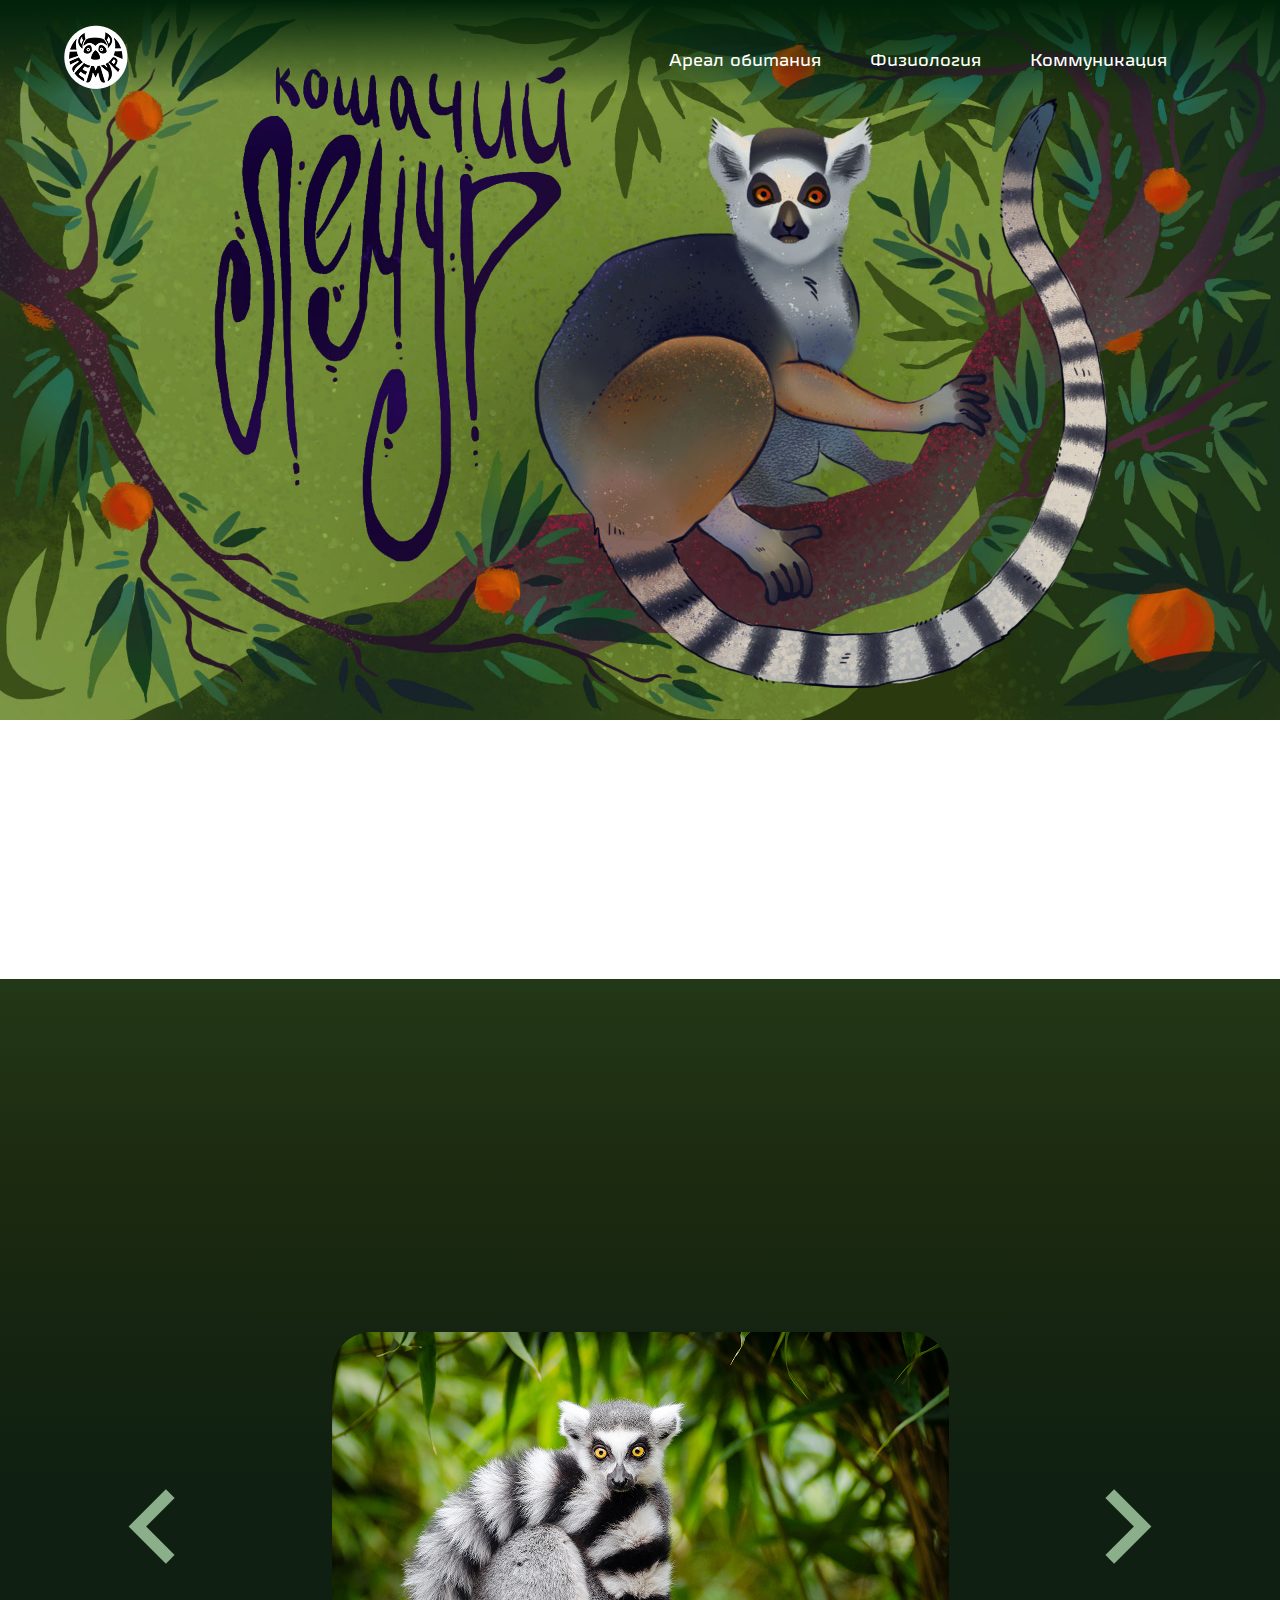
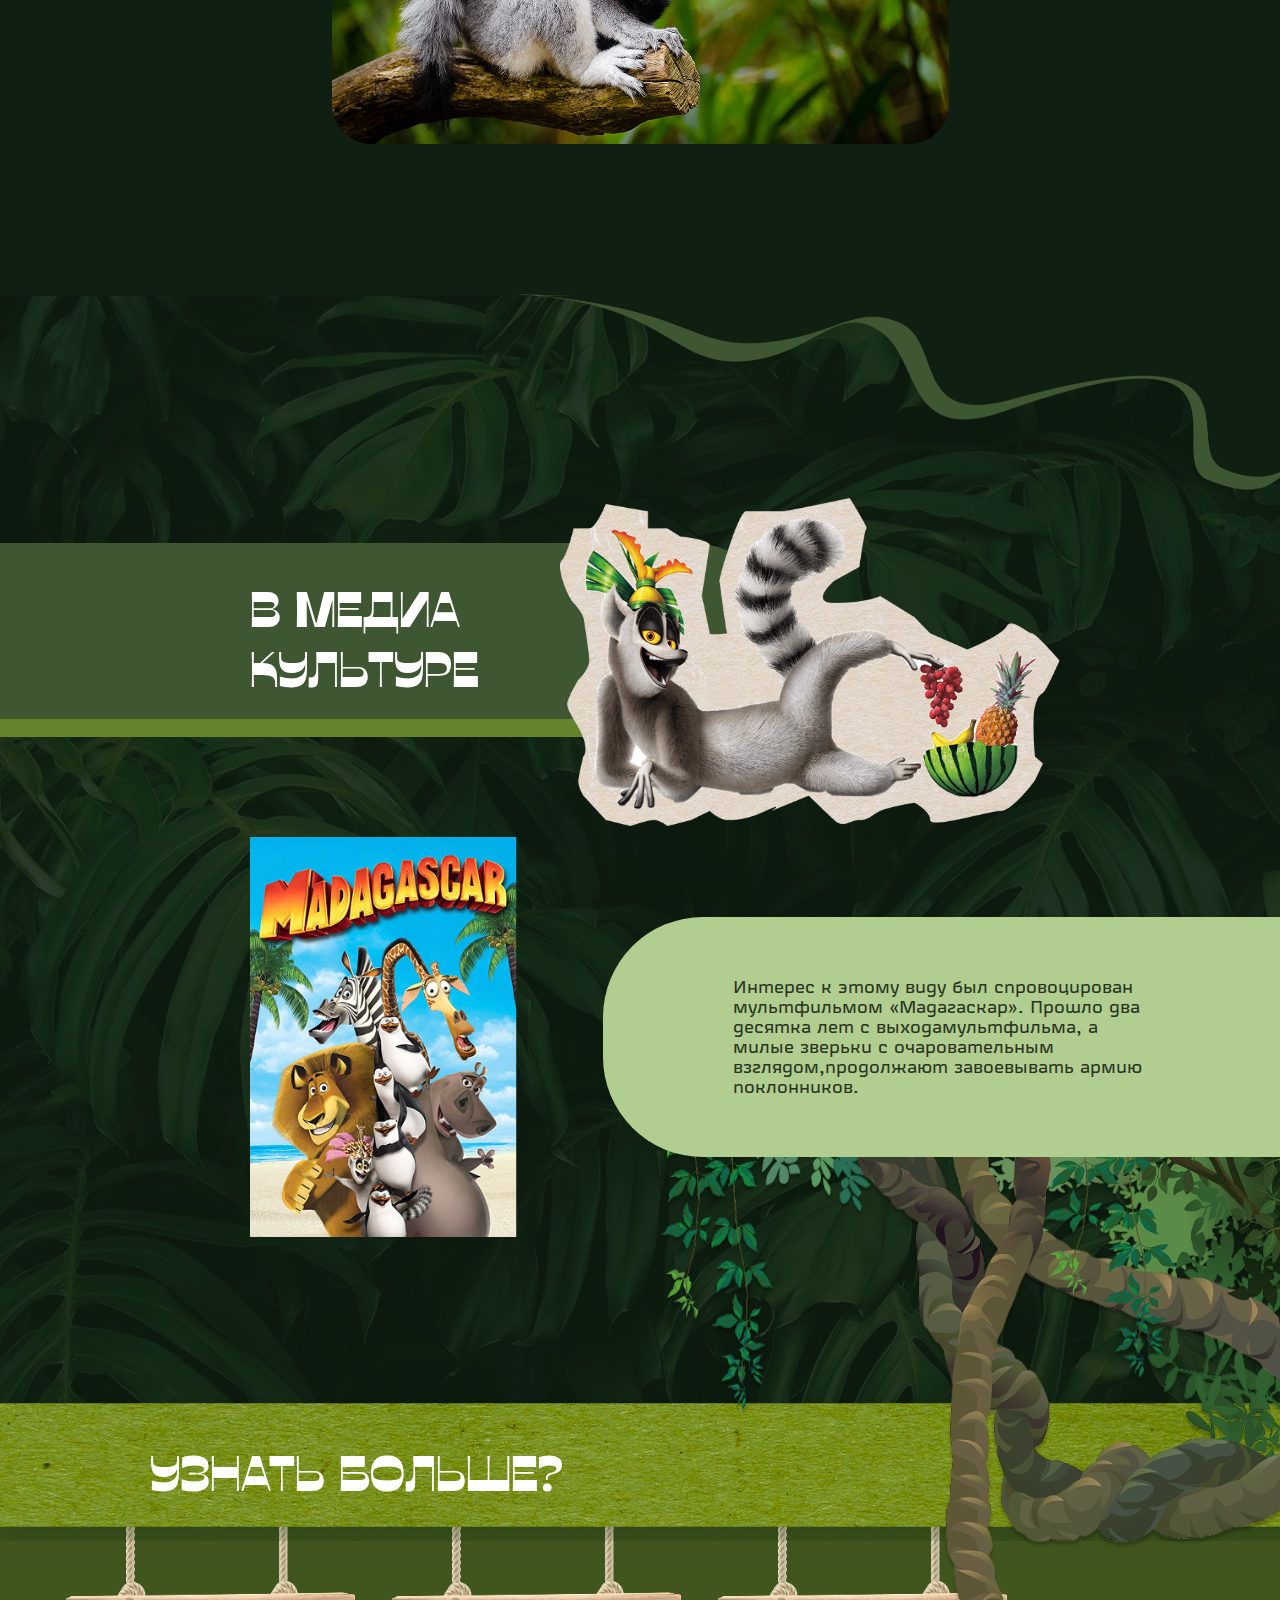
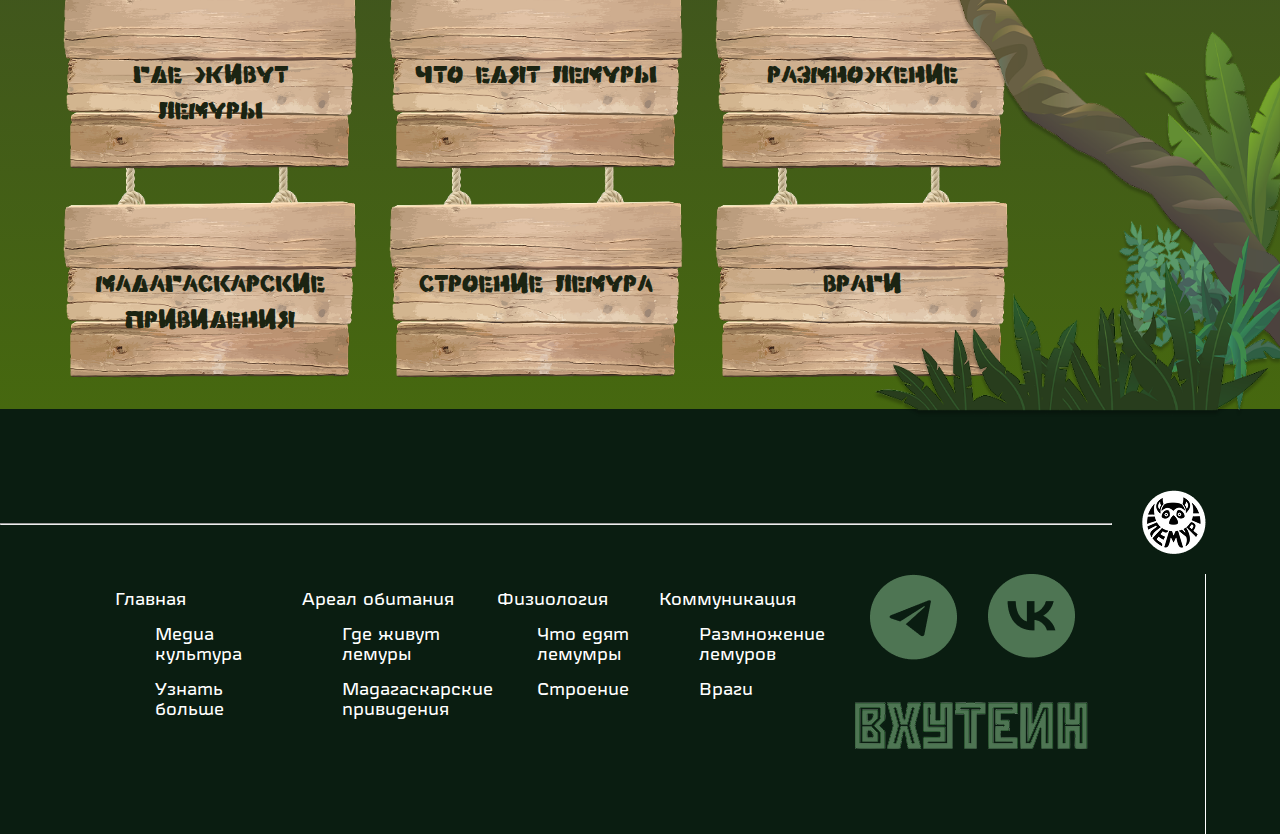
<file: index.html>
<!DOCTYPE html>
<html lang="ru">
<head>
    <meta charset="UTF-8">
    <title>Кошачий лемур</title>
    <link rel="stylesheet" href="https://cdn.jsdelivr.net/npm/swiper@11/swiper-bundle.min.css"/>
    <link rel="stylesheet" href="https://cdnjs.cloudflare.com/ajax/libs/animate.css/4.1.1/animate.min.css"/>
    <link rel="stylesheet" href="css/aos.css">
    <link rel="stylesheet" href="css/main.css"/>
</head>
<body class="main_body">
    <header class="main_header">
        <div class="header container">
            <div class="logo"><a href="index.html"><img src="img/logo_main.png" alt="логотип"></a></div>
            <nav class="main_nav">
                <ul class="main_nav_list">
                    <li class="main_nav_list_item"><a href="location.html" class="main_nav_list_item_link">Ареал обитания</a></li>
                    <li class="main_nav_list_item"><a href="physiology.html" class="main_nav_list_item_link">Физиология</a></li>
                    <li class="main_nav_list_item"><a href="communication.html" class="main_nav_list_item_link">Коммуникация</a></li>
                </ul>
            </nav>
        </div>
    </header>
    <main class="main_page">
        <div class="main_block"></div>
        <div class="gallery">
            <p class="gallery_text" data-aos="fade-up">Кошачий лемур - один из самых красивых и, наверняка,
                самый известный среди лемуров Мадагаскара.</p>
            <!-- Slider main container -->
            <div class="gallery_swiper container">
                <div class="swiper">
                    <!-- Additional required wrapper -->
                    <div class="swiper-wrapper">
                        <!-- Slides -->
                        <div class="swiper-slide slide"><img src="img/slide1.png" alt="слайд 1" class="slide_img"></div>
                        <div class="swiper-slide slide"><img src="img/slide2.png" alt="слайд 2" class="slide_img"></div>
                        <div class="swiper-slide slide"><img src="img/slide3.png" alt="слайд 3" class="slide_img"></div>
                        <div class="swiper-slide slide"><img src="img/slide4.png" alt="слайд 4" class="slide_img"></div>
                        <div class="swiper-slide slide"><img src="img/slide5.png" alt="слайд 5" class="slide_img"></div>
                    </div>  
                </div>       
                <!-- navigation buttons -->
                <div class="swiper-button-prev"></div>
                <div class="swiper-button-next"></div>
            </div>
        </div>
        <div class="media" id="media">
            <img src="img/back0.png" alt="фон" class="media_back">
            <div class="media_info">
                <div class="media_info_title">
                    <h2 class="title">В медиа <br> культуре</h2>
                    <img src="img/julian.png" alt="Лемур Джулиан" class="media_title_img animate__animated animate__tada animate__slower animate__infinite">
                </div>
                <div class="media_info_content">
                    <img src="img/poster.png" alt="Постер мультика Мадагаскар" class="media_info_content_img">
                    <p class="media_info_content_text">Интерес к этому виду был спровоцирован мультфильмом «Мадагаскар».
                        Прошло два десятка лет с выходамультфильма, а милые зверьки
                        с очаровательным взглядом,продолжают завоевывать армию поклонников. </p>
                </div>
            </div>
        </div>
        <div class="more" id="more">
            <h2 class="title">Узнать больше?</h2>
            <div class="more_info">
                <div class="more_info_blocks">
                    <div class="more_info_block"><a href="location.html#location" class="more_info_block_link"><p class="text_link">где живут лемуры</p></a></div>
                    <div class="more_info_block second_row"><a href="location.html#spirits" class="more_info_block_link"><p class="text_link">мадагаскарские привидения</p></a></div>
                </div>
                <div class="more_info_blocks">
                    <div class="more_info_block"><a href="physiology.html#food" class="more_info_block_link"><p class="text_link">Что едят лемуры</p></a></div>
                    <div class="more_info_block second_row"><a href="physiology.html#body" class="more_info_block_link"><p class="text_link">Строение лемура</p></a></div>
                </div>
                <div class="more_info_blocks">
                    <div class="more_info_block"><a href="communication.html#reproduct" class="more_info_block_link"><p class="text_link">Размножение</p></a></div>
                    <div class="more_info_block second_row"><a href="communication.html#enemy" class="more_info_block_link"><p class="text_link">враги</p></a></div>
                </div>
            </div>
        </div>
        <img src="img/back2.png" alt="дерево" class="main_page_tree">
    </main>
    <footer>
        <div class="line_logo">
            <hr class="footer_line">
            <div class="footer_logo"><a href="index.html"><img src="img/logo_main.png" alt="логотип"></a></div>
        </div>
        <div class="footer">
            <nav class="footer_nav">
                <ul class="footer_nav_list">
                    <li class="footer_nav_list_item">
                        <a href="index.html" class="footer_nav_list_item_link">Главная</a>
                        <ul class="footer_nav_list_item_list">
                            <li class="footer_nav_list_item_list_item"><a href="index.html#media" class="footer_nav_list_item_link">Медиа культура</a></li>
                            <li class="footer_nav_list_item_list_item"><a href="index.html#more" class="footer_nav_list_item_link">Узнать больше</a></li>
                        </ul>
                    </li>
                    <li class="footer_nav_list_item">
                        <a href="location.html" class="footer_nav_list_item_link">Ареал обитания</a>
                        <ul class="footer_nav_list_item_list">
                            <li class="footer_nav_list_item_list_item"><a href="location.html#location" class="footer_nav_list_item_link">Где живут лемуры</a></li>
                            <li class="footer_nav_list_item_list_item"><a href="location.html#spirits" class="footer_nav_list_item_link">Мадагаскарские привидения</a></li>
                        </ul>
                    </li>
                    <li class="footer_nav_list_item">
                        <a href="physiology.html" class="footer_nav_list_item_link">Физиология</a>
                        <ul class="footer_nav_list_item_list">
                            <li class="footer_nav_list_item_list_item"><a href="physiology.html#food" class="footer_nav_list_item_link">Что едят лемумры</a></li>
                            <li class="footer_nav_list_item_list_item"><a href="physiology.html#body" class="footer_nav_list_item_link">Строение</a></li>
                        </ul>
                    </li>
                    <li class="footer_nav_list_item">
                        <a href="communication.html" class="footer_nav_list_item_link">Коммуникация</a>
                        <ul class="footer_nav_list_item_list">
                            <li class="footer_nav_list_item_list_item"><a href="communication.html#reproduct" class="footer_nav_list_item_link">Размножение лемуров</a></li>
                            <li class="footer_nav_list_item_list_item"><a href="communication.html#enemy" class="footer_nav_list_item_link">Враги</a></li>
                        </ul>
                    </li>
                </ul>
            </nav>
            <div class="footer_contact">
                <div class="footer_contact_social">
                    <a href="https://t.me/vhutein" class="footer_contact_social_link"><img src="img/logo_tg.png" alt="логотип тг" class="footer_contact_social_link_logo"></a>
                    <a href="https://vk.com/vhutein" class="footer_contact_social_link"><img src="img/logo_vk.png" alt="логотип вк" class="footer_contact_social_link_logo"></a>
                </div>
                <a href="https://www.vhutein.ru/"><img src="img/logo_footer.png" alt="логотип вуза вхутеин" class="footer_contact_logo"></a>
            </div>
        </div>
    </footer>

    <script src="https://cdn.jsdelivr.net/npm/swiper@11/swiper-bundle.min.js"></script>
    <script src="js/aos.js"></script>
    <script src="js/main.js"></script>
</body>
</html>
</file>
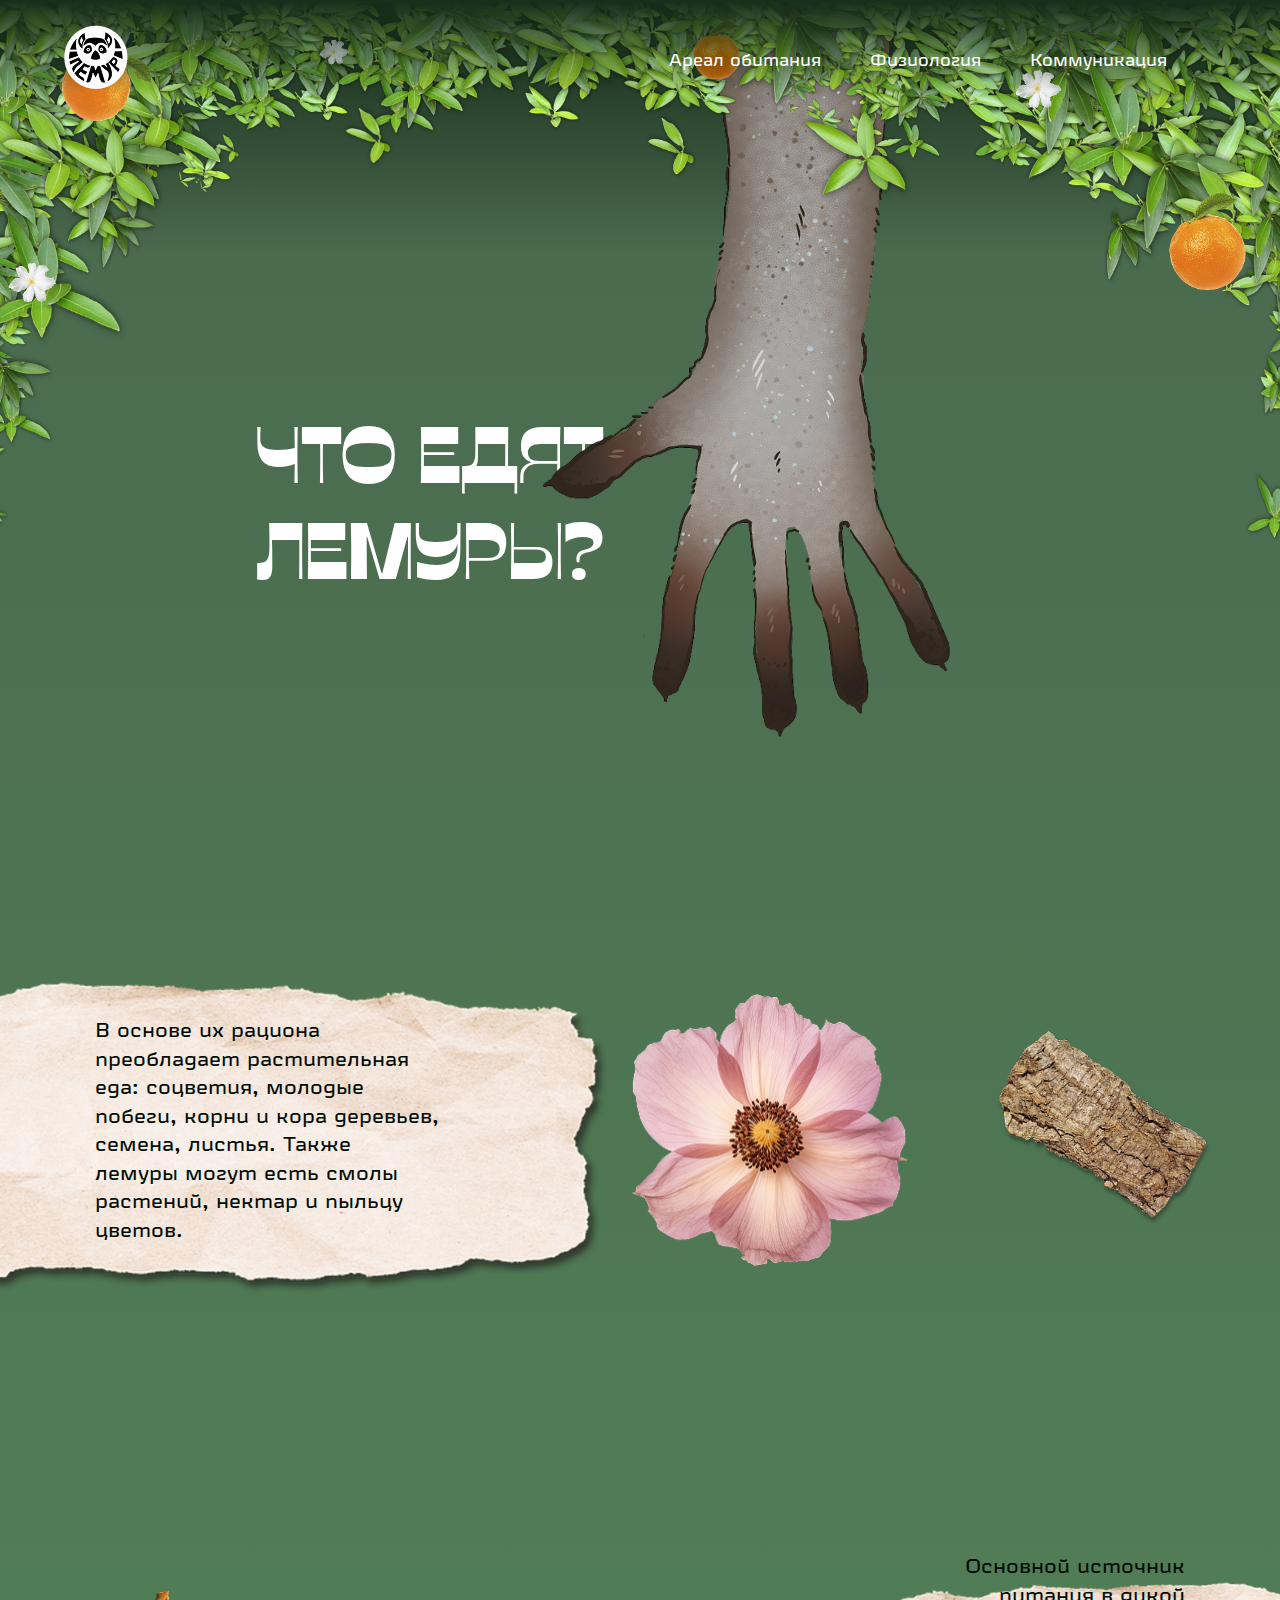
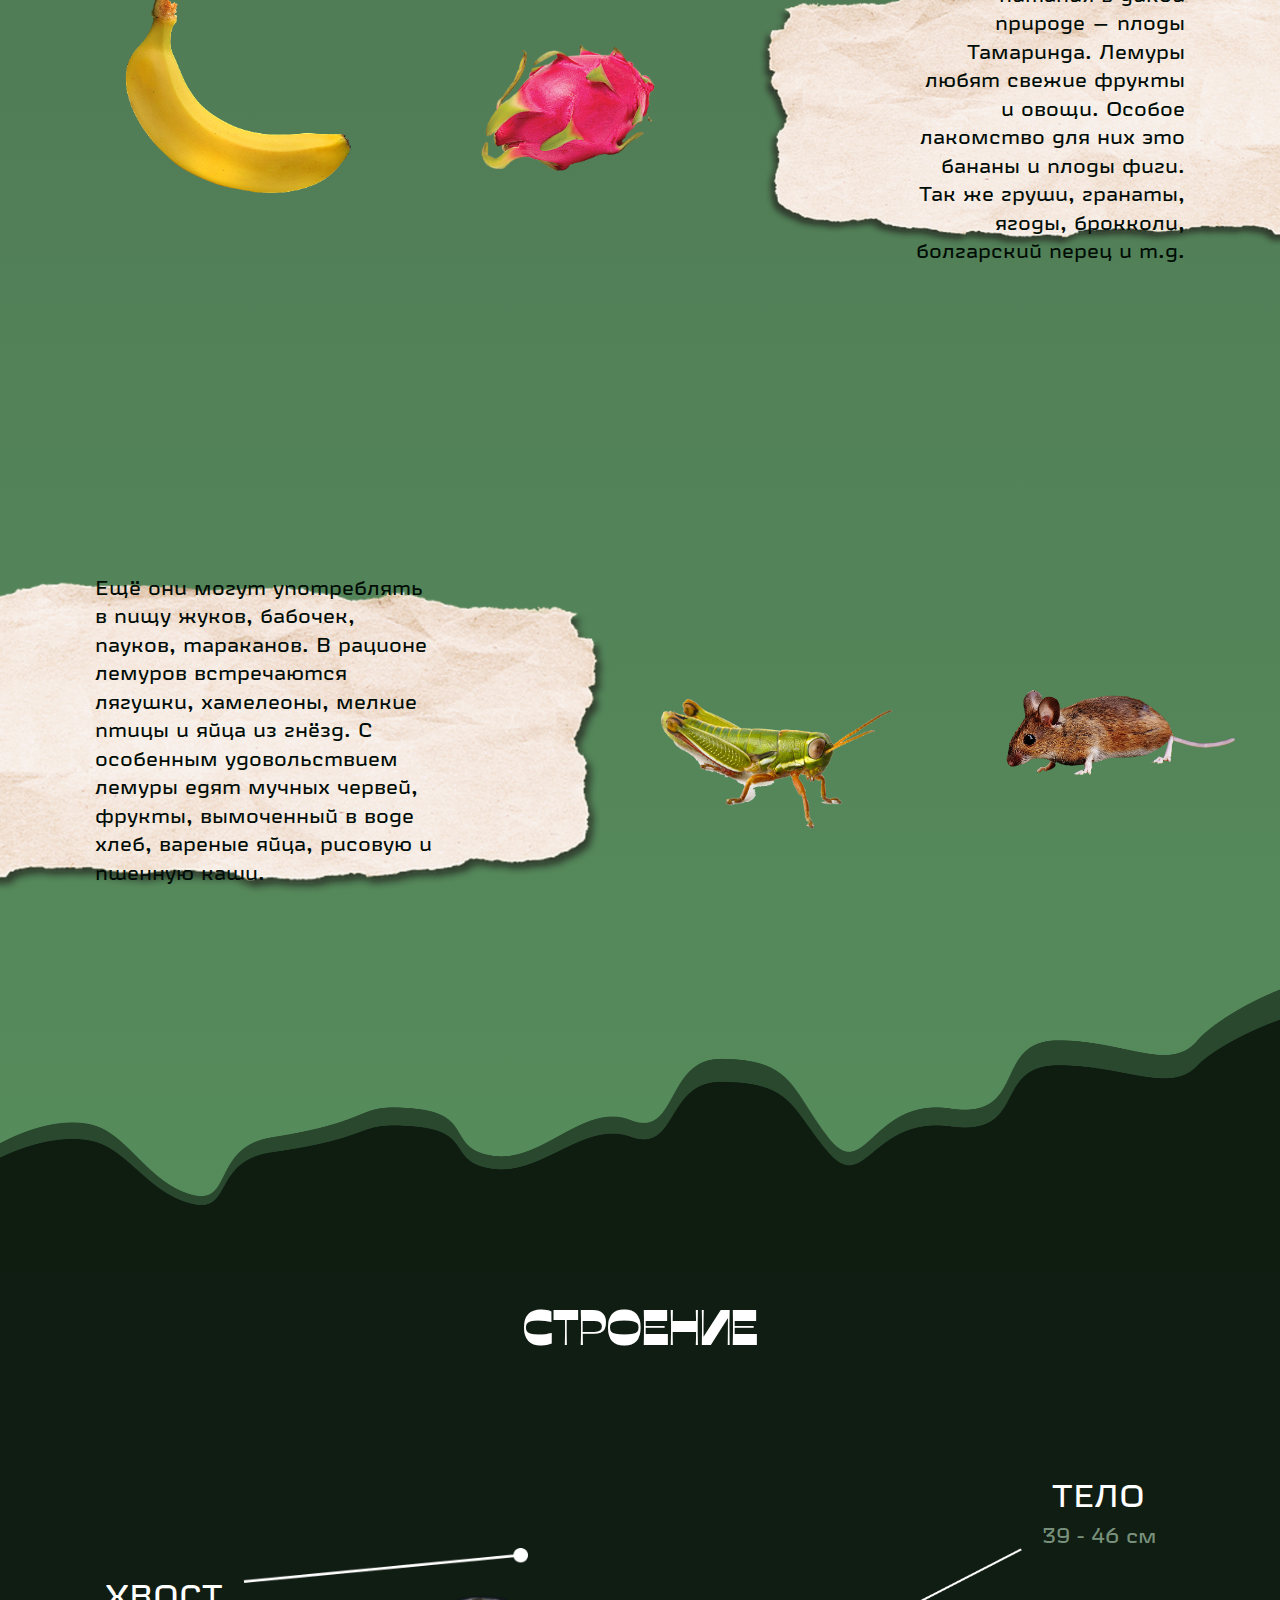
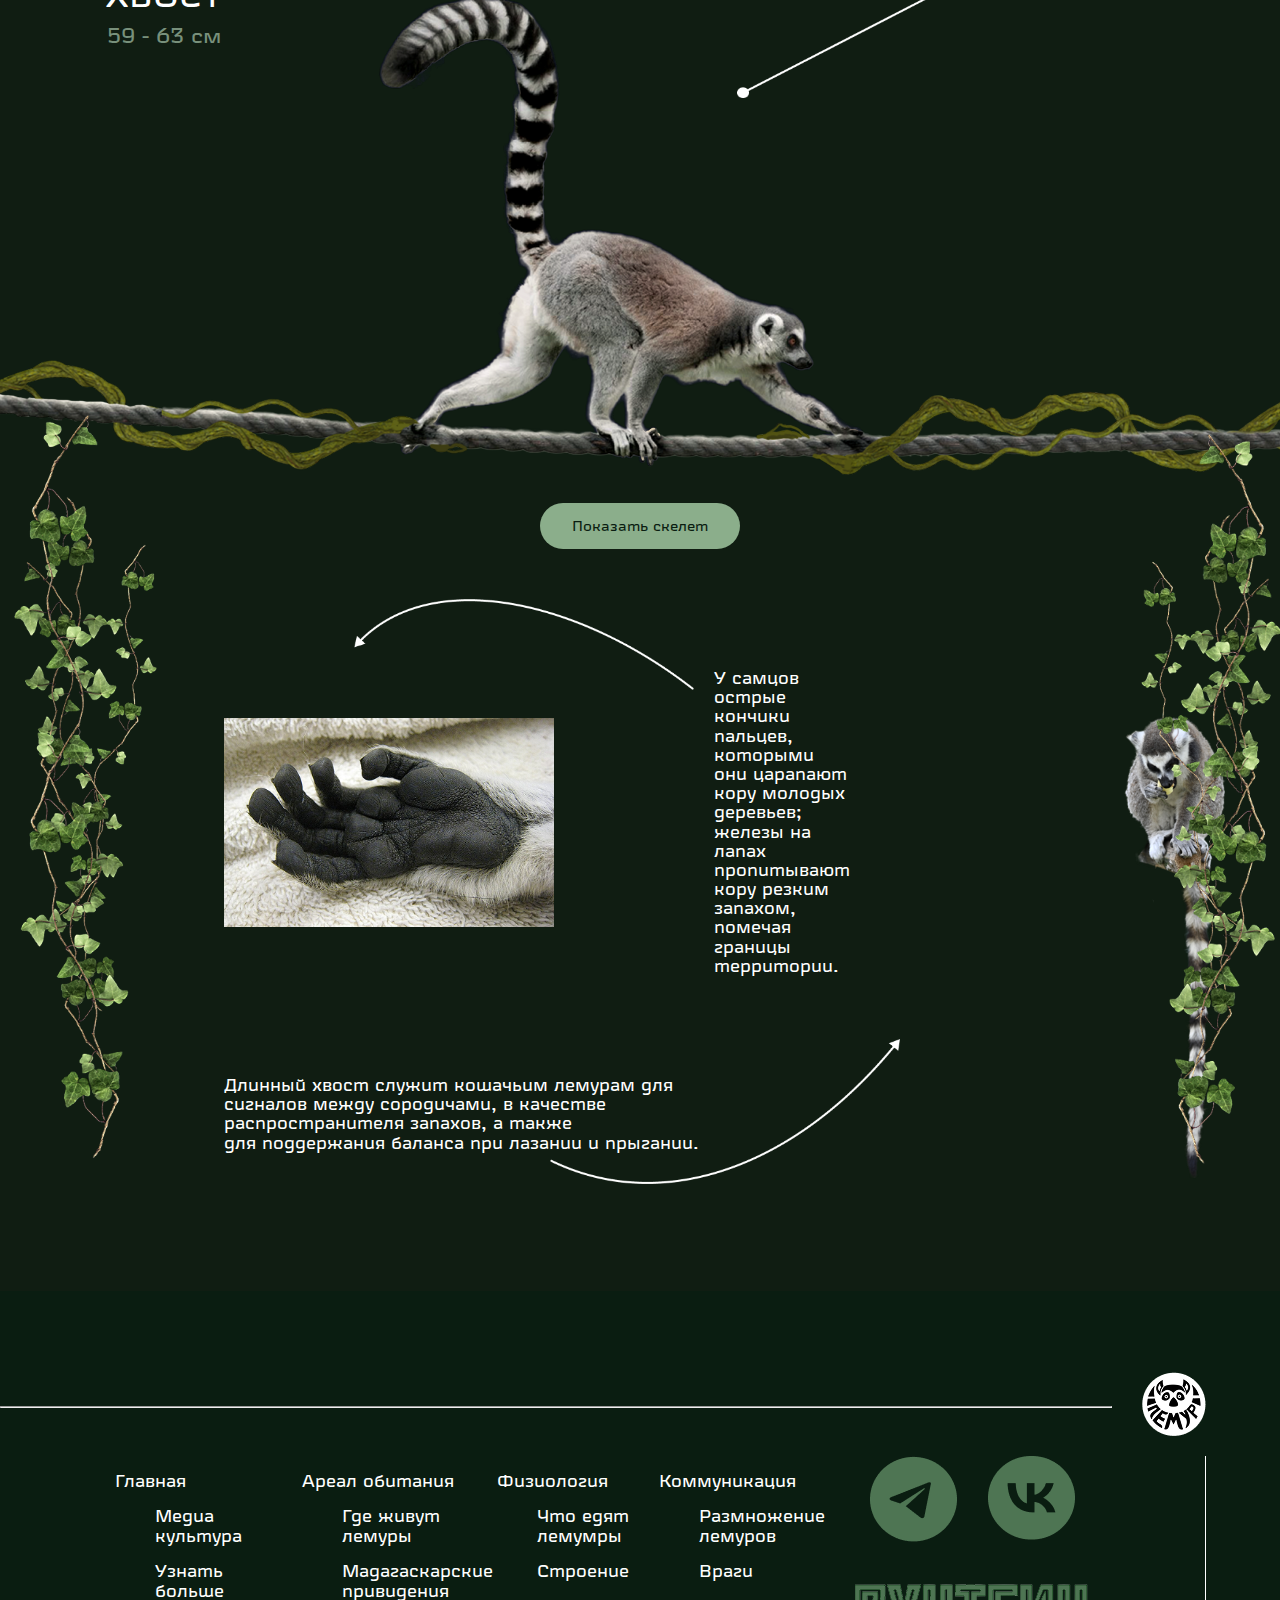
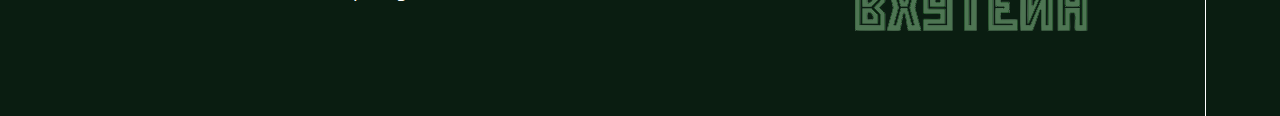
<file: physiology.html>
<!DOCTYPE html>
<html lang="ru">
<head>
    <meta charset="UTF-8">
    <title>Физиология</title>
    <link rel="stylesheet" href="https://cdn.jsdelivr.net/npm/swiper@11/swiper-bundle.min.css"/>
    <link rel="stylesheet" href="https://cdnjs.cloudflare.com/ajax/libs/animate.css/4.1.1/animate.min.css"/>
    <link rel="stylesheet" href="css/aos.css">
    <link rel="stylesheet" href="css/main.css"/>
</head>
<body>
    <header class="phy_header">
        <div class="header container">
            <div class="logo"><a href="index.html"><img src="img/logo_main.png" alt="логотип"></a></div>
            <nav class="main_nav">
                <ul class="main_nav_list">
                    <li class="main_nav_list_item"><a href="location.html" class="main_nav_list_item_link">Ареал обитания</a></li>
                    <li class="main_nav_list_item"><a href="physiology.html" class="main_nav_list_item_link">Физиология</a></li>
                    <li class="main_nav_list_item"><a href="communication.html" class="main_nav_list_item_link">Коммуникация</a></li>
                </ul>
            </nav>
        </div>
    </header>

    <main>
        <div class="food_block" id="food">
            <div class="food_block_title">
                <img src="img/back5.png" alt="фон персики" class="food_block_back">
                <h2 class="title">Что едят лемуры?</h2>
                <img src="img/paw.png" alt="лапа лемура" class="food_block_paw">
            </div>
            <div class="food_block_info">
                <div class="food_block_info_text">
                    <p>В основе их рациона преобладает растительная еда: соцветия, молодые 
                        побеги, корни и кора деревьев, семена, листья. Также лемуры могут есть смолы растений, нектар 
                        и пыльцу цветов.</p>
                </div>
                <div class="food_block_info_img">
                    <img src="img/flower.png" alt="цветок">
                    <img src="img/kora.png" alt="кора">
                </div>
            </div>
            <div class="food_block_info second">
                <div class="food_block_info_img">
                    <img src="img/banana.png" alt="банан" class="banana">
                    <img src="img/drakfrut.png" alt="дракфрукт">
                </div>
                <div class="food_block_info_text">
                    <p>Основной источник питания в дикой природе — плоды Тамаринда. Лемуры любят  свежие фрукты и овощи. Особое лакомство для них это бананы и плоды фиги. Так же груши, гранаты, ягоды, брокколи,
                        болгарский перец и т.д.</p>
                </div>
            </div>
            <div class="food_block_info">
                <div class="food_block_info_text">
                    <p>Ещё они могут употреблять в пищу жуков, бабочек, пауков, тараканов. 
                        В  рационе лемуров встречаются лягушки, хамелеоны, мелкие птицы и яйца из гнёзд. 
                        С особенным удовольствием лемуры едят мучных червей, фрукты, вымоченный в воде хлеб, 
                        вареные яйца, рисовую и пшенную каши.</p>
                </div>
                <div class="food_block_info_img">
                    <img src="img/kuznechik.png" alt="кузнечик">
                    <img src="img/mouse.png" alt="мышь">
                </div>
            </div>
        </div>
        <div class="body_block" id="body">
            <img src="img/back6.png" alt="строение фон" class="body_block_back">
            <h2 class="title">Строение</h2>
            <div class="body_block_info">
                <div class="body_block_info_left">
                    <p class="body_name">ХВОСТ <br> <span class="size">59 - 63 см</span></p>
                    <img src="img/arrow3.png" alt="левая стрелка" class="info_arrow_left">
                </div>
                <img src="img/skilet_lemur.png" alt="скелет лемура" class="lemur_body_skilet">
                <img src="img/lumur_on_lian.png" alt="лемур" class="lemur_body" id="lemur">
                <div class="body_block_info_right">
                    <img src="img/arrow4.png" alt="правая стрелка" class="info_arrow_right">
                    <p class="body_name">ТЕЛО <br> <span class="size">39 - 46 см</span></p>
                </div>
            </div>
            <button class="btn_show" id="btn" onclick="toggle_visibility('lemur');"><span>Показать скелет</span></button>
            <div class="body_block_info center">
                <img src="img/lian_left.png" alt="левая лиана" class="lian_left">
                <div class="body_block_info_content">
                    <div class="content_text">
                        <div class="text_paws">
                            <img src="img/paws_photo.png" alt="лапка лемура самца" class="paws_lemur">
                            <div class="paws_lemur_text">
                                <img src="img/arrow1.png" alt="верхняя стрелка на лапу" class="lemur_arrow_top">
                                <p>У самцов острые кончики пальцев, которыми
                                    они царапают кору молодых деревьев; железы на лапах пропитывают кору резким запахом, помечая 
                                   границы территории. </p>
                            </div>
                        </div>
                        <p class="text_lemur">Длинный хвост служит кошачьим лемурам для сигналов между сородичами, 
                            в качестве распространителя запахов, а также <br>для поддержания баланса при лазании и прыгании.</p>
                        <img src="img/arrow2.png" alt="нижняя стрелка на лемура" class="lemur_arrow_bottom">
                    </div>
                    <img src="img/lemur_sitdown.png" alt="лемур сидит" class="lemur_sitting">
                </div>
                <img src="img/lian_right.png" alt="правая лиана" class="lian_right">
            </div>
        </div>
    </main>

    <footer>
        <div class="line_logo">
            <hr class="footer_line">
            <div class="footer_logo"><a href="index.html"><img src="img/logo_main.png" alt="логотип"></a></div>
        </div>
        <div class="footer">
            <nav class="footer_nav">
                <ul class="footer_nav_list">
                    <li class="footer_nav_list_item">
                        <a href="index.html" class="footer_nav_list_item_link">Главная</a>
                        <ul class="footer_nav_list_item_list">
                            <li class="footer_nav_list_item_list_item"><a href="index.html#media" class="footer_nav_list_item_link">Медиа культура</a></li>
                            <li class="footer_nav_list_item_list_item"><a href="index.html#more" class="footer_nav_list_item_link">Узнать больше</a></li>
                        </ul>
                    </li>
                    <li class="footer_nav_list_item">
                        <a href="location.html" class="footer_nav_list_item_link">Ареал обитания</a>
                        <ul class="footer_nav_list_item_list">
                            <li class="footer_nav_list_item_list_item"><a href="location.html#location" class="footer_nav_list_item_link">Где живут лемуры</a></li>
                            <li class="footer_nav_list_item_list_item"><a href="location.html#spirits" class="footer_nav_list_item_link">Мадагаскарские привидения</a></li>
                        </ul>
                    </li>
                    <li class="footer_nav_list_item">
                        <a href="physiology.html" class="footer_nav_list_item_link">Физиология</a>
                        <ul class="footer_nav_list_item_list">
                            <li class="footer_nav_list_item_list_item"><a href="physiology.html#food" class="footer_nav_list_item_link">Что едят лемумры</a></li>
                            <li class="footer_nav_list_item_list_item"><a href="physiology.html#body" class="footer_nav_list_item_link">Строение</a></li>
                        </ul>
                    </li>
                    <li class="footer_nav_list_item">
                        <a href="communication.html" class="footer_nav_list_item_link">Коммуникация</a>
                        <ul class="footer_nav_list_item_list">
                            <li class="footer_nav_list_item_list_item"><a href="communication.html#reproduct" class="footer_nav_list_item_link">Размножение лемуров</a></li>
                            <li class="footer_nav_list_item_list_item"><a href="communication.html#enemy" class="footer_nav_list_item_link">Враги</a></li>
                        </ul>
                    </li>
                </ul>
            </nav>
            <div class="footer_contact">
                <div class="footer_contact_social">
                    <a href="https://t.me/vhutein" class="footer_contact_social_link"><img src="img/logo_tg.png" alt="логотип тг" class="footer_contact_social_link_logo"></a>
                    <a href="https://vk.com/vhutein" class="footer_contact_social_link"><img src="img/logo_vk.png" alt="логотип вк" class="footer_contact_social_link_logo"></a>
                </div>
                <a href="https://www.vhutein.ru/"><img src="img/logo_footer.png" alt="логотип вуза вхутеин" class="footer_contact_logo"></a>
            </div>
        </div>
    </footer>


    <script src="https://cdn.jsdelivr.net/npm/swiper@11/swiper-bundle.min.js"></script>
    <script src="js/aos.js"></script>
    <script src="js/main.js"></script>
</body>
</html>
</file>
<file: css/main.css>
@font-face {
    font-family:'KaaosPro' ;
    src: url('../fonts/KaaosPro.ttf');
    font-style: normal;
}
@font-face {
    font-family:'RussianRail_G_Pro';
    src: url('../fonts/RussianRail_G_Pro.otf');
}
@font-face {
    font-family:'Stadio_Now_Weirdo';
    src: url('../fonts/Stadio_Now_Weirdo.ttf');
}

body, p{margin: 0; padding: 0;}
a{text-decoration: none;}
ul{list-style: none; margin: 0;}
.container {width: 90%; margin: 0 auto;}
header{padding-top: 25px; font-family: 'RussianRail_G_Pro', sans-serif;}
.main_header{background-image: linear-gradient(to bottom, #002209, #73737300 );}
.loc_header{background-image: linear-gradient(to bottom, #2F5B76, #57A9DC00 ); position: relative; z-index: 20;}
.phy_header{background-image: linear-gradient(to bottom, #172C19, #4C925300 ); position: relative; z-index: 20;}
.header{justify-content: space-between;}
.main_nav_list li{margin-right: 49px;}

.main_body{
    background-image: url('../img/main_banner.png');
    background-repeat: no-repeat;
    background-position: top left;
    background-size: contain;
}
.main_block{ height: 100vh;}
.gallery{ color: #fff;
    font-family: 'RussianRail_G_Pro', sans-serif;
    padding-top: 150px; margin-top: -30px;
    background-image: linear-gradient(to bottom,  #233817, #1C2A10 21%, #0F1F11 56%); 
}
.gallery_text{
    font-size: 20px;
    text-align: center;
    line-height: 1.5;
    max-width: 900px;
    margin: 0 auto;
    padding-bottom: 143px;
}
.gallery_swiper{padding-bottom: 147px; display: flex;
    align-items: center; position: relative; max-width: 80%; margin: 0 auto;}
.swiper{max-width: 75%;}
.slide{text-align: center;}
.swiper-button-next, .swiper-button-prev { top: 35%;}
.swiper-button-next:after, .swiper-rtl .swiper-button-prev:after {
    content: url('../img/arrow_right_action.png');
}
.swiper-button-prev:after, .swiper-rtl .swiper-button-next:after {
    content: url('../img/arrow_left_action.png');
}
.media{
    position: relative;
    background: #0F1F11 url('../img/back1.png') top left no-repeat;
    padding-top: 247px;
    padding-bottom: 170px;
}
.media_back{
    position: absolute;
    top: -7px;
    right: 0;
    max-width: 60%;
}
.media_info_title{
    position: relative;
    display: flex;
    justify-content: space-between;
    margin-right: 325px;
}
.title{
    font-family: 'Stadio_Now_Weirdo', sans-serif;
    font-size: 50px; color: #fff; text-transform: uppercase;
    margin: 0;    line-height: 1.2;
}
.media_info_title .title{
    padding: 37px 250px;
    background: url('../img/back_title0.png') no-repeat;
    border-radius: 0 100px 100px 0;
    max-height: 157px;
    background-size: cover;
    width: 30%;
}
.media_title_img{
    max-width: 500px;
    position: absolute;
    right: -105px;
    top: -45px;
}
.media_info_content{
    display: flex;
    justify-content: space-between;
    align-items: center;
    margin-left: 250px;
    margin-top: 100px;
}
.media_info_content_img{margin-right: 86px;max-height: 400px;}
.media_info_content_text{
    font-family: 'RussianRail_G_Pro', sans-serif;
    color: #293522;
    padding: 60px 130px;
    background-color: #B1CD90;
    position: relative; z-index: 20;
    border-radius: 100px 0 0 100px;
}
.more{background-image: linear-gradient(to bottom, #3E4E23, #46680F); padding-bottom: 30px;}
.more .title{
    padding: 50px 250px 37px 150px;
    background: url('../img/back_title1.png') no-repeat;
    position: relative;
    background-size: cover;
    margin-top: -13px;
    z-index: 12;
}
.more_info{
    margin-left: 60px;
    display: flex;
    align-items: flex-start;
}
.main_page{position: relative;}
.main_page_tree{
    position: absolute;
    bottom: -8px;
    right: 0;
    height: 27%;
    width: 650px;
    z-index: 15;
}
.more_info_blocks{margin-right: 26px; margin-top: -50px;}
.more_info_block{
    padding-top: 163px;
    padding-bottom: 46px;
    width: 300px;
    text-align: center;
    background: url('../img/back_block1.png') no-repeat;
    background-size: cover;
    position: relative;
    z-index: 10;
}
.second_row{margin-top: -70px; z-index: 5;}
.more_info_block_link{
    font-family: 'KaaosPro', sans-serif;
    color: #1B2412;
    text-transform: uppercase;
    font-size: 30px;
}
.text_link{
    height: 70px;
    max-width: 265px;
    margin: 0 auto;
}

.loc_block{
    background: linear-gradient(to bottom, rgba(151,227,239,0.6) 18%, rgba(67,175,130,0.7) 49%), url('../img/back3.png') top left no-repeat;
    padding-top: 168px; margin-top: -100px; padding-bottom: 300px;
    background-size: cover; min-height: 100vh;
    position: relative; }
.land{
    width: 600px;
    position: absolute;
    top: -10px;
    left: 45px;
}
.way{
    width: 500px;
    position: absolute;
    right: 0;
    top: -15px;
}
.loc_block_info{max-width: 600px; margin-left: 45%; margin-top: -10px;}
.loc_block_info .title{
    color: #18244D;
    max-width: 493px;
    padding-left: 120px;
}
.loc_block_info_text{
    font-family: 'RussianRail_G_Pro', sans-serif;
    padding: 107px 118px 73px 97px;
    color: #431B09;
    line-height: 1.5;
    background: url('../img/back_block2.png') center no-repeat;
    background-size: contain;
    width: 313px;
}
.loc_block_photos{text-align: center;  margin-top: 140px; position: relative;}
.photos_way{width: 80%; position: relative; z-index: 10;}
.photo_way{
    width: 80%;
    position: absolute;
    top: -262px;
    z-index: 0;
}
.spirits{background-color: #142615; position: relative; padding-top: 200px; padding-bottom: 455px;}
.spirits .title{
    padding: 60px 57px 50px 100px;
    text-align: right;
    background: url('../img/back_title2.png') no-repeat;
    background-size: cover;
    width: 75%;
    position: absolute;
    right: 0;
    top: -15px;
    z-index: 10;
}
.spirits_back{
    width: 100%;
    position: absolute;
    top: -420px;
    z-index: 0;
}
.spirits_back_greco{
    position: absolute;
    right: 0;
    bottom: -45px;
    max-height: 970px;
    z-index: 0;
}
.spirits_info{
    position: relative;
    padding-right: 120px;
    margin-top: -135px;
}
.lemur_peach{
    display: flex;
    align-items: center;
    justify-content: space-between;
}
.lemur_peach_img{max-width: 60%;    margin-right: 90px;}
.lemur_peach_text{
    font-family: 'RussianRail_G_Pro', sans-serif;
    line-height: 1.5;
    color: #F9E1D0;
    padding: 70px 47px;
    background-color: rgba(2, 19, 0, 0.4);
    border-radius: 30px;
    width: 27%;
}
.second_block{margin-left: 100px;  margin-top: -215px;}
.food_block{background: linear-gradient(to bottom, #152A18 0%, #4B6B4F 9%, #568C5C);  margin-top: -107px; padding-bottom: 150px;}
.food_block_title{ height: 100vh; position: relative;}
.food_block_paw{
    position: absolute;
    z-index: 2;
    top: 0;
    right: 13%;
    max-height: 760px;
}
.food_block_title .title{
    width: 30%;
    font-size: 80px;
    position: absolute;
    top: 45%;
    left: 20%;
}
.food_block_back{
    width: 100%;
    position: absolute;
    z-index: 10;
    top: 0;
    left: 0;
}
.food_block_info{padding-bottom: 80px;}
.food_block_info, .food_block_info_img{display: flex; align-items: center;}
.food_block_info_text{
    font-family: 'RussianRail_G_Pro', sans-serif;
    line-height: 1.5;
    color: #000C05;
    padding: 114px 95px;
    background: url(../img/back_block3.png) center left no-repeat;
    background-size: contain;
    font-size: 19px;
}
.food_block_info_text p{width: 80%;}
.food_block_info_img img {max-width: 300px; margin-right: 30px;}
.second .food_block_info_text{transform: scaleX(-1);}
.second .food_block_info_text p{transform: scaleX(-1); text-align: right;}
.banana{margin-right: 0;margin-left: 88px;}
.body_block{    position: relative;     background-color: #101D12;    padding: 67px 0; text-align: center;}
.body_block_back{
    width: 100%;
    max-height: 300px;
    position: absolute;
    top: -258px;     right: 0;
}
.body_block .title{    text-align: center;    margin-bottom: 70px;}
.body_block_info{position: relative; display: flex; justify-content: space-around; height: 75vh;}
.lemur_body, .lemur_body_skilet{width: 100%; position: absolute; bottom: 0;}
.btn_show{
    font-family: 'RussianRail_G_Pro', sans-serif;
    color: #0A1D11; background-color: #8BAE8B;
    position: relative; width: 200px;
    border: none; border-radius: 50px;
    padding: 15px 30px; cursor: pointer;
}
.body_block_info_left, .body_block_info_right{
    display: flex;
    height: 70px;
    align-items: flex-start;
    margin-top: 150px;
}
.body_name{
    font-family: 'RussianRail_G_Pro', sans-serif;
    color: #fff; 
    font-size: 30px;
    margin-right: 20px;
}
.size{color: #78907B; font-size: 20px;}

.info_arrow_left, .info_arrow_right{
    width: 285px;
    height: 35px;
    margin-top: -30px;
}
.body_block_info_right .body_name{margin-top: -100px;   margin-left: 20px;}
.info_arrow_right{   height: 150px;}
.center{justify-content: center;}
.body_block_info_content{max-width: 65%; margin-top: 120px; text-align: left;}
.body_block_info_content, .text_paws{display: flex;}
.text_paws{position: relative; margin-bottom: 100px; align-items: center;}
.content_text{position: relative; margin-right: 60px;}
.content_text p{
    font-family: 'RussianRail_G_Pro', sans-serif;
    color: #fff;
    line-height: 1.2;
}
.paws_lemur{max-width: 330px;  margin-right: 160px;}
.paws_lemur_text{max-width: 300px;}
.lian_left{  position: absolute;    top: -170px;    left: 0px;    height: 800px;}
.lian_right{    position: absolute;    top: -150px;    right: 0; height: 785px;}
.lemur_arrow_top{
    max-width: 340px;
    position: absolute;
    top: -70px;
    right: 25%;
}
.text_lemur{max-width: 85%;}
.lemur_arrow_bottom{
    max-width: 350px;
    position: absolute;
    bottom: 40px;
    right: -50px;
}
.reproduct_block{   background-color: #93D5ED;    margin-top: -100px;    padding-top: 110px; position: relative;}
.reproduct_title{display: flex;        align-items: center; margin-bottom: 60px; position: relative; z-index: 5;}
.tree{max-width: 550px;}
.reproduct_title_name{margin: 0 60px; max-width: 560px;}
.reproduct_title_name .title{color: #021366;    margin-bottom: 60px; letter-spacing: 5px;}
.lemur_photo{max-width: 150px;    margin-bottom: 20px;}
.title_info{
    font-family: 'RussianRail_G_Pro', sans-serif;
    color: #00052B;
    line-height: 1.2;
    background-color: #fff;
    padding: 62px 40px;
    border-radius: 100px;
}
.lemurs_photos{display: grid;}
.reproduct_info{display: flex;        align-items: center;        padding-right: 175px; }
.lemur_samka{max-width: 55%; position: relative; z-index: 4;}
.reproduct_info .title_info{
    margin-left: -80px;
    max-width: 600px;
    margin-top: -300px;
    line-height: 1.5;
    position: relative;
    z-index: 7;
}
.reproduct_back{
    position: absolute;
    width: 100%;
    top: 300px;
    z-index: 1;
}
.enemy_block{position: relative;}
.enemy_title_back{
    width: 100%;
    position: absolute;
    top: -790px;
    z-index: 4;
}
.enemy_block .title{
    position: absolute;top: -20px; left: 0;
    z-index: 7;
    padding: 45px 45px 45px 400px;
    background-color: #8BAE8B;
    width: 200px;
    border-radius: 0 50px 50px 0;
    color: #00180B;
}
.enemy_block_info{display: flex;     justify-content: space-between;}
.enemy_img{
    position: relative;
    z-index: 1;
    margin-top: -150px;
    width: 65%;
}
.enemy_block_info_text, .enemy_block_content {
    font-family: 'RussianRail_G_Pro', sans-serif;
    color: #fff;
    line-height: 1.5;
    position: relative;
    z-index: 3;
}
.enemy_info_back{
    position: absolute;
    top: -146px;
    max-height: 1380px;
}
.enemy_block_info_text p{
    margin-left: 200px;
    position: absolute;
    bottom: 85px;
    width: 400px;
}
.enemy_block_content{
    background-color: #0A1D11;
    padding: 85px 180px 50px 180px;
    text-align: center;
    position: relative;
    z-index: 5; height: 400px;
}
.enemy_block_content p{margin-bottom: 70px;}
.enemys{
    justify-content: space-between;
    display: flex;
    align-items: flex-start;
}
.enemy_item{
    width: 300px;
    margin-right: 30px;
    margin-bottom: 20px;
}
.enemy{width:250px; }
.sova{margin-right: 0;}
.enemy_name{color: #8BAE8B; margin-bottom: 0; display: none;margin-top: 20px;}
.sova:hover .enemy, .mangust:hover .enemy, .snake:hover .enemy, .cvitta:hover .enemy{transform: scale(1.2);}
.sova:hover .sova_name, .mangust:hover .mangust_name, .snake:hover .snake_name, .cvitta:hover .cvitta_name{display: block;}

footer{
    font-family: 'RussianRail_G_Pro', sans-serif;
    background-color: #0A1D11; position: relative;
    padding-top: 81px; padding-right: 74px; z-index: 6;}
footer a, header a{color: #fff;}
.line_logo, .header{display: flex; align-items: center; margin-bottom: 15px;}
.footer_line{width: 100%; height: 0; margin-right: 30px;}
.footer{
    display: flex;
    align-items: flex-start;
    justify-content: space-between;
    padding: 0 115px 80px 115px;
    border-right: 1px solid #fff;
}
.footer_nav_list, .main_nav_list{display: flex;padding: 0;}
.footer_nav_list li{margin-top: 15px;}
.footer_nav_list li:first-child {margin-right: 30px;}
.footer_contact_social{display: flex;  justify-content: space-around; margin-bottom: 36px;}


.food_block_paw {
    animation: bounce auto linear 6 alternate;
    animation-timeline: scroll(root);
  }
  
@keyframes bounce {
    100% {
      transform: translateY(350px);
    }
}


@media (min-height: 770px) and (min-width: 1512px) {
    .main_block{ height: 75vh;}
}
</file>
